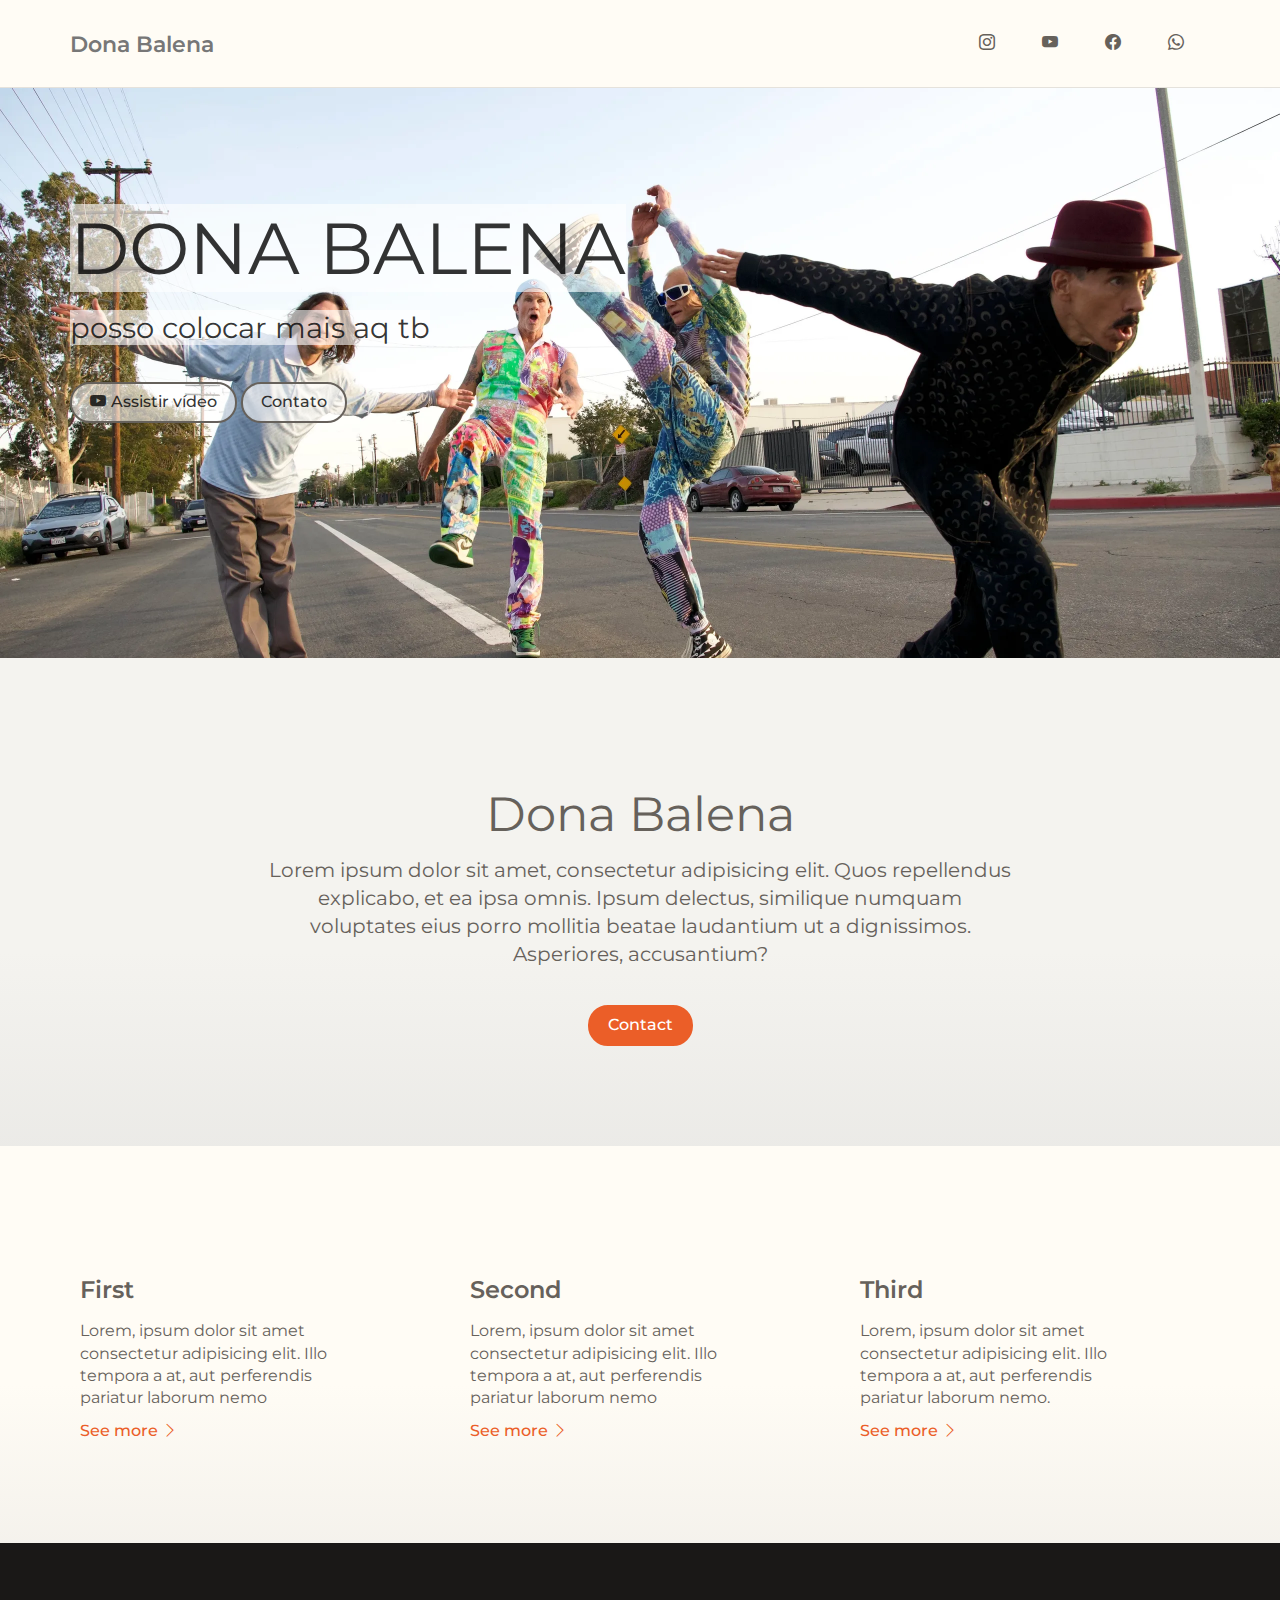
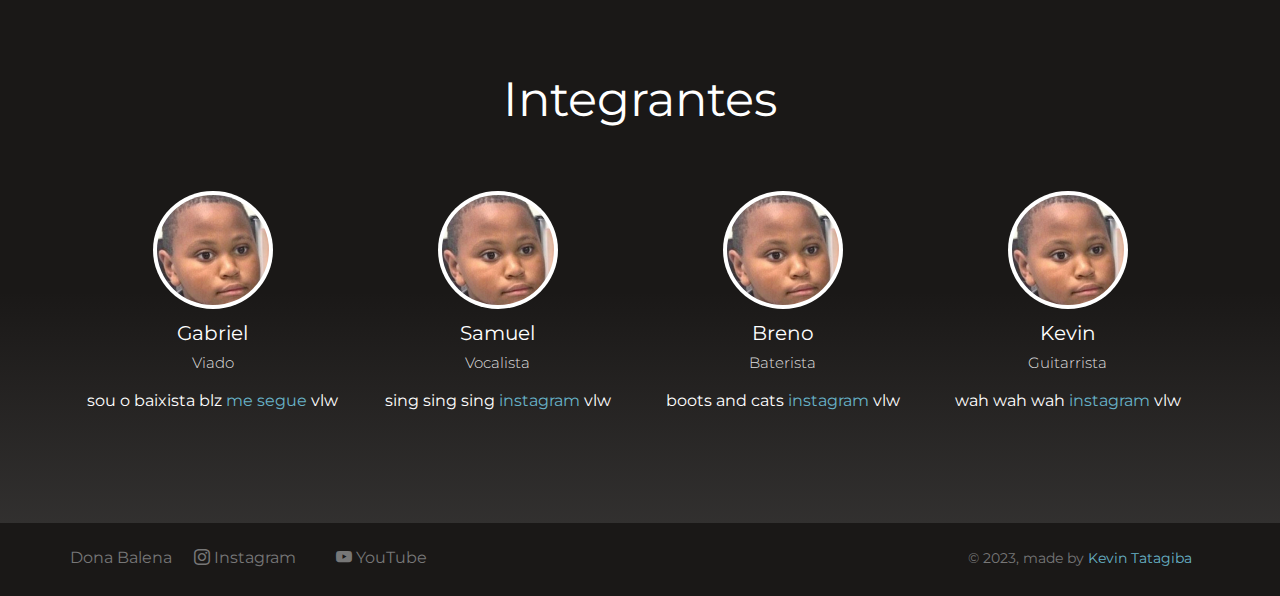
<file: index.html>
<!doctype html>
<html lang="en">
<head>
	<meta charset="utf-8" />

                          <!-- FAVICON -->
	<link rel="icon" type="image/png" href="assets/paper_img/favicon.ico">
	<meta http-equiv="X-UA-Compatible" content="IE=edge,chrome=1" />
	
	<title>Dona Balena</title>

	<meta content='width=device-width, initial-scale=1.0, maximum-scale=1.0, user-scalable=0' name='viewport' />
    <meta name="viewport" content="width=device-width" />
    
    <!-- <link rel="stylesheet" href="/bootstrap-5.3.0-alpha3-dist/css/bootstrap.css"> -->
    <link rel="stylesheet" href="https://cdn.jsdelivr.net/npm/bootstrap-icons@1.10.4/font/bootstrap-icons.css">
    <link href="bootstrap3/css/bootstrap.css" rel="stylesheet" />
    <link href="assets/css/ct-paper.css" rel="stylesheet"/>
    <link href="assets/css/demo.css" rel="stylesheet" /> 
    <link href="assets/css/examples.css" rel="stylesheet" /> 
        
    <!--     Fonts and icons     -->
    <link href="http://maxcdn.bootstrapcdn.com/font-awesome/4.2.0/css/font-awesome.min.css" rel="stylesheet">
<link rel="preconnect" href="https://fonts.googleapis.com">
<link rel="preconnect" href="https://fonts.gstatic.com" crossorigin>
<link href="https://fonts.googleapis.com/css2?family=Montserrat:wght@360&display=swap" rel="stylesheet">
    <link href='http://fonts.googleapis.com/css?family=Open+Sans:400,300' rel='stylesheet' type='text/css'>
      
</head>
<body>
    
    <nav class="navbar navbar-default" role="navigation-demo" id="demo-navbar">
      <div class="container">
        <!-- Brand and toggle get grouped for better mobile display -->
        <div class="navbar-header">
          <button type="button" class="navbar-toggle" data-toggle="collapse" data-target="#navigation-example-2">
            <span class="sr-only">Toggle navigation</span>
            <span class="icon-bar"></span>
            <span class="icon-bar"></span>
            <span class="icon-bar"></span>
          </button>
          <a class="navbar-brand" href="https://www.youtube.com/watch?v=4v8ek9TEeOU&list=LL&index=40&ab_channel=WelvenDaGreat">Dona Balena</a>
        </div>
    
        <!-- Collect the nav links, forms, and other content for toggling -->
        <div class="collapse navbar-collapse" id="navigation-example-2">
          <ul class="nav navbar-nav navbar-right">
            
            <li>
                <a href="https://www.instagram.com/" target="_blank" class="btn btn-simple"><i class="bi bi-instagram"></i></a>
            </li>
            <li>
                <a href="https://www.youtube.com/watch?v=MeB3eYk1Ze0&list=LL&index=41&ab_channel=HaydnRussell" target="_blank" class="btn btn-simple"><i class="bi bi-youtube"></i></a>
            </li>
            <li>
                <a href="https://www.facebook.com/" target="_blank" class="btn btn-simple"><i class="bi bi-facebook"></i></a>
            </li>
            <li>
                <a href="https://wa.me/5531998672612" target="_blank" class="btn btn-simple"><i class="bi bi-whatsapp"></i></a>
            </li>
           </ul>
        </div><!-- /.navbar-collapse -->
      </div><!-- /.container-->
    </nav>         
    <!-- <div class="alert alert-danger landing-alert">
         <div class="container text-center">
             <h5>Text if i want an orange bar</h5>
        </div>
    </div> -->
    
    <div class="wrapper">

                           <!-- Background image -->
        <div class="landing-header" style="background-image: url('assets/paper_img/RHCP-street.jpg'); ">
            <div class="container">
                <div class="motto">
                    <h1><span>DONA BALENA</span></h1>
                    <h3><span>posso colocar mais aq tb</span></h3>
                    <br />
                    <a href="https://www.youtube.com/watch?v=dQw4w9WgXcQ" target="_blank" rel="external" class="btn white-bg"><i class="bi bi-youtube"></i>Assistir vídeo</a>
                    <a href="https://wa.me/5531998672612" target="_blank" rel="external" class="btn white-bg">Contato</a>
                </div>
            </div>    
        </div>
            <!-- <div id="carouselExampleFade" class="carousel slide carousel-fade">
                <div class="carousel-inner">
                <div class="carousel-item active">
                    <img src="..." class="d-block w-100" alt="...">
                </div>
                <div class="carousel-item">
                    <img src="..." class="d-block w-100" alt="...">
                </div>
                <div class="carousel-item">
                    <img src="..." class="d-block w-100" alt="...">
                </div>
                </div>
                <button class="carousel-control-prev" type="button" data-bs-target="#carouselExampleFade" data-bs-slide="prev">
                <span class="carousel-control-prev-icon" aria-hidden="true"></span>
                <span class="visually-hidden">Previous</span>
                </button>
                <button class="carousel-control-next" type="button" data-bs-target="#carouselExampleFade" data-bs-slide="next">
                <span class="carousel-control-next-icon" aria-hidden="true"></span>
                <span class="visually-hidden">Next</span>
                </button>
            </div> -->
        <div class="main">
            <div class="section text-center landing-section">
                <div class="container">
                    <div class="row">
                        <div class="col-md-8 col-md-offset-2">
                            <h2>Dona Balena</h2>
                            <h5>Lorem ipsum dolor sit amet, consectetur adipisicing elit. Quos repellendus explicabo, et ea ipsa omnis. Ipsum delectus, similique numquam voluptates eius porro mollitia beatae laudantium ut a dignissimos. Asperiores, accusantium?</h5>
                            <br />
                            <a href="https://wa.me/5531998672612" class="btn btn-danger btn-fill">Contact</a>
                        </div>
                    </div>
                </div>
            </div>  
            
            <div class="section section-nude landing-section">
                <div class="container">
                    <div class="row">
                        <div class="col-md-4 column">
                            <h4>First </h4>
                            <p>Lorem, ipsum dolor sit amet consectetur adipisicing elit. Illo tempora a at, aut perferendis pariatur laborum nemo</p>
                            <a class="btn btn-danger btn-simple" href="#">See more <i class="bi bi-chevron-right"></i></a>
                        </div>
                        <div class="col-md-4 column">
                            <h4>Second</h4>
                            <p>Lorem, ipsum dolor sit amet consectetur adipisicing elit. Illo tempora a at, aut perferendis pariatur laborum nemo</p>
                            <a class="btn btn-danger btn-simple" href="#">See more <i class="bi bi-chevron-right"></i></a>
                        </div>
                        <div class="col-md-4 column">
                            <h4>Third</h4>
                            <p>Lorem, ipsum dolor sit amet consectetur adipisicing elit. Illo tempora a at, aut perferendis pariatur laborum nemo.</p>
                            <a class="btn btn-danger btn-simple" href="#">See more <i class="bi bi-chevron-right"></i></a>
                        </div>
                    </div>
                </div>
            </div>
            
                                  <!-- Integrantes -->
            <div class="section section-dark text-center landing-section">
                <div class="container">
                    <h2>Integrantes</h2>
                    <div class="col-md-3">
                        <div class="team-player">
                            <img src="assets/paper_img/bruh-kid.jpg" alt="Thumbnail Image" class="img-circle img-responsive">
                            <h5>Gabriel<br /><small class="text-muted">Viado</small></h5>
                            <p>sou o baixista blz <a href="https://www.instagram.com/" target="_blank">me segue</a> vlw</p>
                        </div>
                    </div>
                    <div class="col-md-3">
                        <div class="team-player">
                            <img src="assets/paper_img/bruh-kid.jpg" alt="Thumbnail Image" class="img-circle img-responsive">
                            <h5>Samuel <br /><small class="text-muted">Vocalista</small></h5>
                            <p>sing sing sing <a href="https://www.instagram.com/" target="_blank">instagram</a> vlw</p>
                        </div>
                    </div>
                    <div class="col-md-3">
                        <div class="team-player">
                            <img src="assets/paper_img/bruh-kid.jpg" alt="Thumbnail Image" class="img-circle img-circle img-responsive">
                            <h5>Breno <br /><small class="text-muted">Baterista</small></h5>
                            <p>boots and cats <a href="https://www.instagram.com/" target="_blank">instagram</a> vlw</p>
                        </div>
                    </div>
                    <div class="col-md-3">
                        <div class="team-player">
                            <img src="assets/paper_img/bruh-kid.jpg" alt="Thumbnail Image" class="img-circle img-circle img-responsive">
                            <h5>Kevin <br /><small class="text-muted">Guitarrista</small></h5>
                            <p>wah wah wah <a href="https://www.instagram.com/" target="_blank">instagram</a> vlw</p>
                        </div>
                    </div>
                </div>
            </div>
            
            <!-- <div class="section landing-section">
                <div class="container">
                    <div class="row">
                        <div class="col-md-8 col-md-offset-2">
                            <h2 class="text-center">Partiu animar a sua festa?</h2>
                            <form class="contact-form">
                                <div class="row">
                                    <div class="col-md-6">
                                        <label>Nome</label>
                                        <input class="form-control" placeholder="Nome">
                                    </div>
                                    <div class="col-md-6">
                                        <label>Email</label>
                                        <input class="form-control" placeholder="Email">
                                    </div>
                                </div>
                                <label>Mensagem</label>
                                <textarea class="form-control" rows="4" placeholder="Fale conosco..."></textarea>
                                <div>
                                </div>
                                <div class="row">
                                    <div class="col-md-4 col-md-offset-4">
                                        <button onclick="" class="btn btn-danger btn-block btn-lg btn-fill">Enviar</button>
                                    </div>
                                </div>
                            </form>
                        </div>
                    </div>
                    
                </div>
            </div>
        </div>     
    </div> -->
    
    <footer class="footer-demo section-dark">
        <div class="container">
            <nav class="pull-left">
                <ul>
    
                    <li>
                        <a href="https://www.youtube.com/watch?v=gkzu0IDyYw0&list=LL&index=47&ab_channel=MrYoh" target="_blank" rel="external"> 
                            Dona Balena
                        </a>
                    </li>
                    <li>
                        <a href="https://www.instagram.com/" target="_blank" rel="external"> <i class="bi bi-instagram"></i>
                           Instagram
                        </a>
                    </li>
                    <li>
                        <a href="https://www.youtube.com/watch?v=gkzu0IDyYw0&list=LL&index=47&ab_channel=MrYoh" target="_blank" rel="external"> <i class="bi bi-youtube"></i>
                            YouTube 
                        </a>
                    </li>
                </ul>
            </nav>
            <div class="copyright pull-right">
                &copy; 2023, made by <a href="https://www.linkedin.com/in/kevin-tatagiba-145b84234/" target="_blank" rel="external">Kevin Tatagiba</a>
            </div>
        </div>
    </footer>

</body>

<script src="assets/js/jquery-1.10.2.js" type="text/javascript"></script>
<script src="assets/js/jquery-ui-1.10.4.custom.min.js" type="text/javascript"></script>

<script src="bootstrap3/js/bootstrap.js" type="text/javascript"></script>

<!--  Plugins -->
<script src="assets/js/ct-paper-checkbox.js"></script>
<script src="assets/js/ct-paper-radio.js"></script>
<script src="assets/js/bootstrap-select.js"></script>
<script src="assets/js/bootstrap-datepicker.js"></script>

<script src="assets/js/ct-paper.js"></script>
    
</html>
</file>
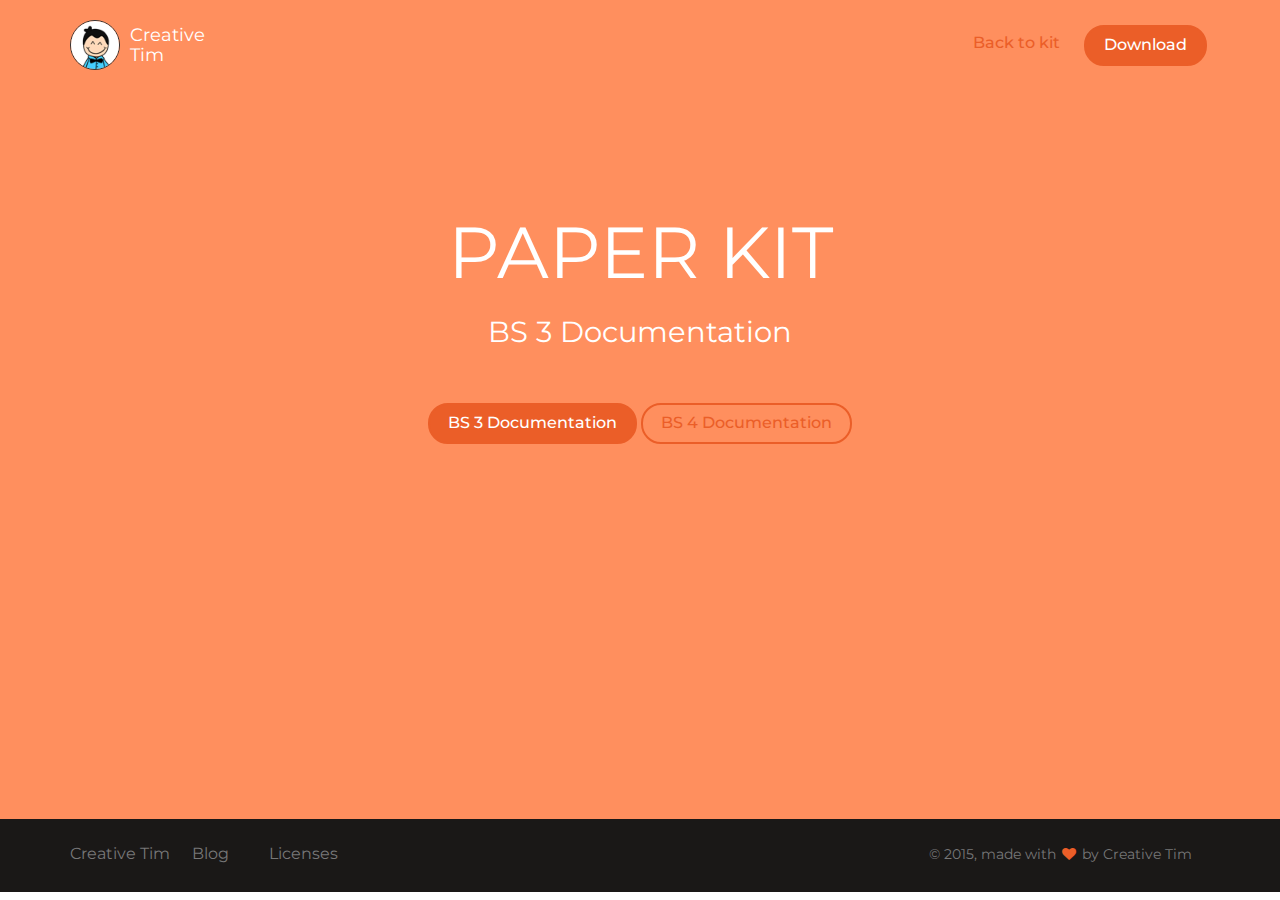
<file: documentation/tutorial-components.html>
<!doctype html>
<html lang="en">
<head>
	<meta charset="utf-8" />
	<link rel="icon" type="image/png" href="../assets/paper_img/favicon.ico">
	<meta http-equiv="X-UA-Compatible" content="IE=edge,chrome=1" />

    <title>Paper Kit Components by Creative Tim</title>

    <script src="https://google-code-prettify.googlecode.com/svn/loader/run_prettify.js"></script>

    <link href="../bootstrap3/css/bootstrap.css" rel="stylesheet" />
    <link href="../assets/css/ct-paper.css" rel="stylesheet"/>
    <link href="../assets/css/demo.css" rel="stylesheet" />


    <!--     Fonts and icons     -->
    <link href="http://maxcdn.bootstrapcdn.com/font-awesome/4.2.0/css/font-awesome.min.css" rel="stylesheet">
    <link href='http://fonts.googleapis.com/css?family=Montserrat' rel='stylesheet' type='text/css'>
    <link href='http://fonts.googleapis.com/css?family=Open+Sans:400,300' rel='stylesheet' type='text/css'>

</head>
<body>
	<nav class="navbar navbar-ct-danger" role="navigation-demo" id="demo-navbar">
	  <div class="container">
	    <!-- Brand and toggle get grouped for better mobile display -->
	    <div class="navbar-header">
	      <button type="button" class="navbar-toggle" data-toggle="collapse" data-target="#navigation-example-2">
	        <span class="sr-only">Toggle navigation</span>
	        <span class="icon-bar"></span>
	        <span class="icon-bar"></span>
	        <span class="icon-bar"></span>
	      </button>
	      <a href="http://www.creative-tim.com">
	           <div class="logo-container">
	                <div class="logo">
	                    <img src="../assets/paper_img/new_logo.png" alt="Creative Tim Logo">
	                </div>
	                <div class="brand">
	                    Creative Tim
	                </div>
	            </div>
	      </a>
	    </div>

	<!-- Collect the nav links, forms, and other content for toggling -->
	    <div class="collapse navbar-collapse" id="navigation-example-2">
	      <ul class="nav navbar-nav navbar-right">
	          <li>
	            <a href="../index.html" class="btn btn-danger btn-simple">Back to kit</a>
	          </li>
	          <li>
	            <a href="http://www.creative-tim.com/product/paper-kit" target="_blank" class="btn btn-danger btn-fill">Download</a>
	          </li>
	       </ul>
	    </div><!-- /.navbar-collapse -->
	  </div><!-- /.container-->
	</nav>

	<div class="wrapper">
	    <div class="demo-header">
	            <div class="motto">
	                <h1 class="title-uppercase">Paper Kit</h1>
	                <h3>BS 3 Documentation </h3>
					<button href="http://demos.creative-tim.com/paper-kit/documentation/tutorial-components.html" class="btn btn-fill btn-danger space-top">BS 3 Documentation</button>
					<button href="http://demos.creative-tim.com/paper-kit-bs4/documentation/tutorial-components.html" class="btn btn-danger space-top">BS 4 Documentation</button>
	            </div>
	    </div>

		<footer class="footer-demo section-dark">
		    <div class="container">
		        <nav class="pull-left">
		            <ul>

		                <li>
		                    <a href="http://www.creative-tim.com">
		                        Creative Tim
		                    </a>
		                </li>
		                <li>
		                    <a href="http://blog.creative-tim.com">
		                       Blog
		                    </a>
		                </li>
		                <li>
		                    <a href="http://www.creative-tim.com/license">
		                        Licenses
		                    </a>
		                </li>
		            </ul>
		        </nav>
		        <div class="copyright pull-right">
		            &copy; 2015, made with <i class="fa fa-heart heart"></i> by Creative Tim
		        </div>
		    </div>
		</footer>
	</div>
</body>
<script src="../assets/js/jquery-1.10.2.js" type="text/javascript"></script>
<script src="../assets/js/jquery-ui-1.10.4.custom.min.js" type="text/javascript"></script>

<script src="../bootstrap3/js/bootstrap.js" type="text/javascript"></script>

<!--  Plugins -->
<script src="../assets/js/ct-paper-checkbox.js"></script>
<script src="../assets/js/ct-paper-radio.js"></script>
<script src="../assets/js/bootstrap-select.js"></script>
<script src="../assets/js/bootstrap-datepicker.js"></script>

<script src="../assets/js/ct-paper.js"></script>
<script>

    $( "#slider-range" ).slider({
    	range: true,
    	min: 0,
    	max: 500,
    	values: [ 75, 300 ],
    });
    $( "#slider-default" ).slider({
    		value: 70,
    		orientation: "horizontal",
    		range: "min",
    		animate: true
    });
    $('.btn-tooltip').tooltip('show');
    $('.radio').on('toggle', function() { });

</script>
</html>
</file>
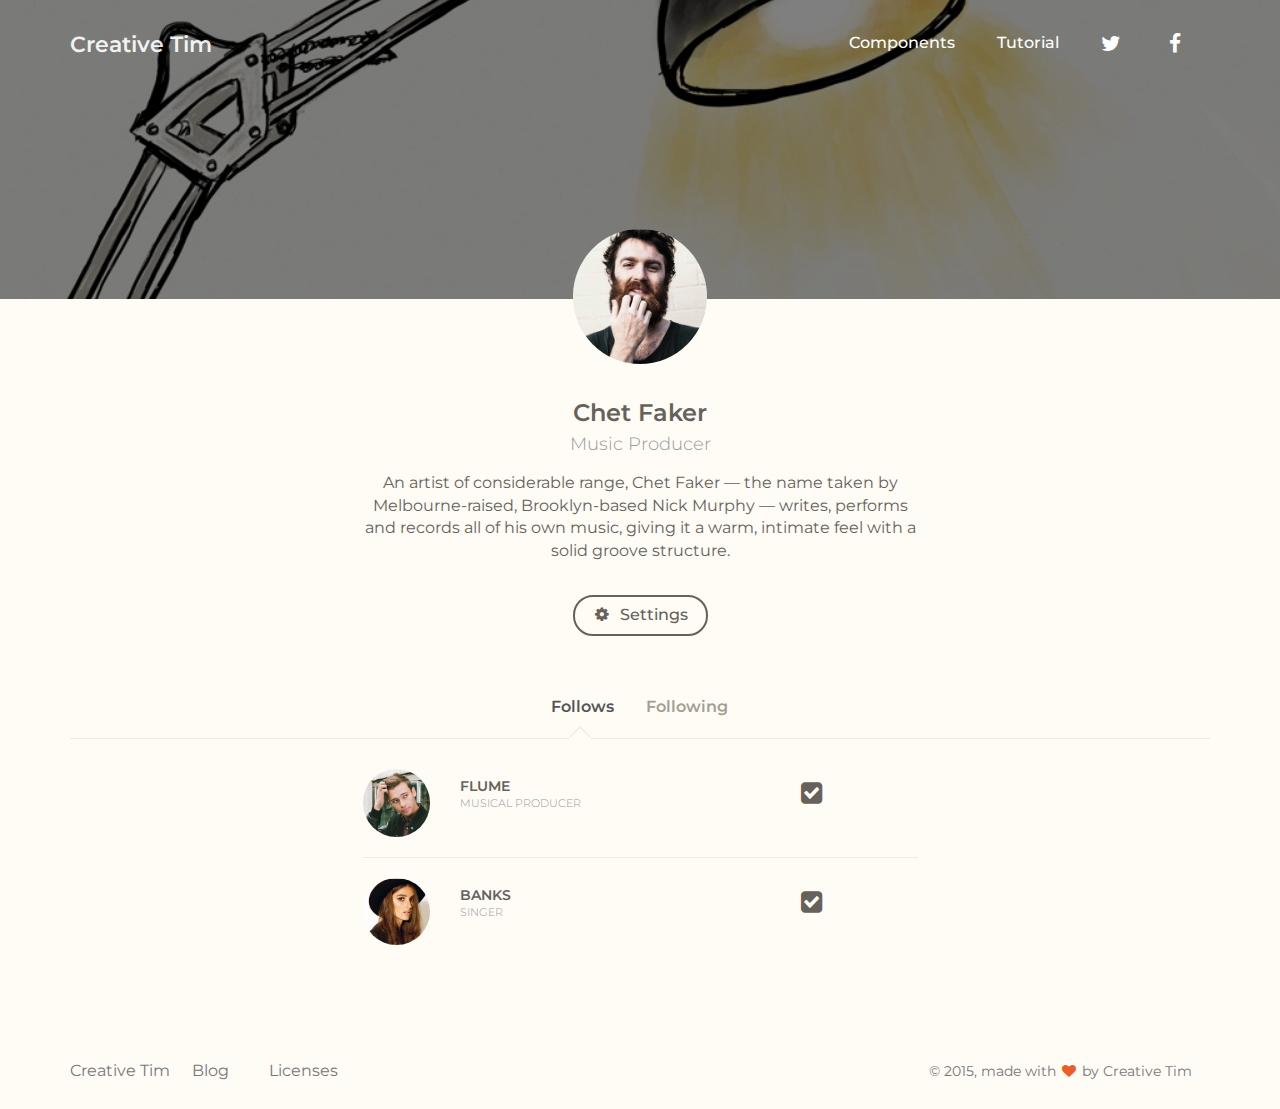
<file: examples/profile.html>
<!doctype html>
<html lang="en">
<head>
	<meta charset="utf-8" />
	<link rel="icon" type="image/png" href="../assets/paper_img/favicon.ico">
	<meta http-equiv="X-UA-Compatible" content="IE=edge,chrome=1" />
	
	<title>Paper Kit by Creative Tim</title>

	<meta content='width=device-width, initial-scale=1.0, maximum-scale=1.0, user-scalable=0' name='viewport' />
    <meta name="viewport" content="width=device-width" />
    
    <link href="../bootstrap3/css/bootstrap.css" rel="stylesheet" />
    <link href="../assets/css/ct-paper.css" rel="stylesheet"/>
    <link href="../assets/css/demo.css" rel="stylesheet" /> 
    <link href="../assets/css/examples.css" rel="stylesheet" /> 
        
    <!--     Fonts and icons     -->
    <link href="http://maxcdn.bootstrapcdn.com/font-awesome/4.2.0/css/font-awesome.min.css" rel="stylesheet">
    <link href='http://fonts.googleapis.com/css?family=Montserrat' rel='stylesheet' type='text/css'>
    <link href='http://fonts.googleapis.com/css?family=Open+Sans:400,300' rel='stylesheet' type='text/css'>
      
</head>
<body>
    <nav class="navbar navbar-ct-transparent navbar-relative " role="navigation-demo" id="register-navbar">
      <div class="container">
        <!-- Brand and toggle get grouped for better mobile display -->
        <div class="navbar-header">
          <button type="button" class="navbar-toggle" data-toggle="collapse" data-target="#navigation-example-2">
            <span class="sr-only">Toggle navigation</span>
            <span class="icon-bar"></span>
            <span class="icon-bar"></span>
            <span class="icon-bar"></span>
          </button>
          <a class="navbar-brand" href="www.creative-tim.com">Creative Tim</a>
        </div>
    
        <!-- Collect the nav links, forms, and other content for toggling -->
        <div class="collapse navbar-collapse" id="navigation-example-2">
          <ul class="nav navbar-nav navbar-right">
            <li>
                <a href="#" class="btn btn-simple">Components</a>
            </li>
            <li>
                <a href="#" class="btn btn-simple">Tutorial</a>
            </li>
            <li>
                <a href="#" target="_blank" class="btn btn-simple"><i class="fa fa-twitter"></i></a>
            </li>
            <li>
                <a href="#" target="_blank" class="btn btn-simple"><i class="fa fa-facebook"></i></a>
            </li>
           </ul>
        </div><!-- /.navbar-collapse -->
      </div><!-- /.container-->
    </nav> 
    
    <div class="wrapper">
        <div class="profile-background"> 
            <div class="filter-black"></div>  
        </div>
        <div class="profile-content section-nude">
            <div class="container">
                <div class="row owner">
                    <div class="col-md-2 col-md-offset-5 col-sm-4 col-sm-offset-4 col-xs-6 col-xs-offset-3 text-center">
                        <div class="avatar">
                            <img src="../assets/paper_img/chet_faker_2.jpg" alt="Circle Image" class="img-circle img-no-padding img-responsive">
                        </div>
                        <div class="name">
                            <h4>Chet Faker<br /><small>Music Producer</small></h4>
                        </div>
                    </div>
                </div>
                <div class="row">
                    <div class="col-md-6 col-md-offset-3 text-center">
                        <p>An artist of considerable range, Chet Faker — the name taken by Melbourne-raised, Brooklyn-based Nick Murphy — writes, performs and records all of his own music, giving it a warm, intimate feel with a solid groove structure. </p>
                        <br />
                        <btn class="btn"><i class="fa fa-cog"></i> Settings</btn>
                    </div>
                </div>
                <div class="profile-tabs">
                    <div class="nav-tabs-navigation">
                        <div class="nav-tabs-wrapper">
                            <ul id="tabs" class="nav nav-tabs" data-tabs="tabs">
                                <li class="active"><a href="#follows" data-toggle="tab">Follows</a></li>
                                <li><a href="#following" data-toggle="tab">Following</a></li>
<!--                                 <li><a href="#following" data-toggle="tab">Following</a></li> -->
                            </ul>
                        </div>
                    </div>
                    <div id="my-tab-content" class="tab-content">
                        <div class="tab-pane active" id="follows">
                            <div class="row">
                                <div class="col-md-6 col-md-offset-3">
                                    <ul class="list-unstyled follows">
                                        <li>
                                            <div class="row">
                                                <div class="col-md-2 col-md-offset-0 col-xs-3 col-xs-offset-2">
                                                    <img src="../assets/paper_img/flume.jpg" alt="Circle Image" class="img-circle img-no-padding img-responsive">
                                                </div>
                                                <div class="col-md-7 col-xs-4">
                                                    <h6>Flume<br /><small>Musical Producer</small></h6>
                                                </div>
                                                <div class="col-md-3 col-xs-2">
                                                    <div class="unfollow" rel="tooltip" title="Unfollow">
                                                        <label class="checkbox" for="checkbox1" >
                                                            <input type="checkbox" value="" id="checkbox1" data-toggle="checkbox" checked>
                                                        </label>
                                                    </div>
                                                </div>
                                            </div>
                                        </li>
                                        <hr />
                                        <li>
                                            <div class="row">
                                                <div class="col-md-2 col-md-offset-0 col-xs-3 col-xs-offset-2">
                                                    <img src="../assets/paper_img/banks.jpg" alt="Circle Image" class="img-circle img-no-padding img-responsive">
                                                </div>
                                                <div class="col-md-7 col-xs-4">
                                                    <h6>Banks<br /><small>Singer</small></h6>
                                                </div>
                                                <div class="col-md-3 col-xs-2">
                                                    <div class="unfollow" rel="tooltip" title="Unfollow">
                                                        <label class="checkbox" for="checkbox1" >
                                                            <input type="checkbox" value="" id="checkbox1" data-toggle="checkbox" checked>
                                                        </label>
                                                    </div>
                                                </div>
                                            </div>
                                        </li>
                                    </ul>
                                </div>
                            </div>
                        </div>
                        <div class="tab-pane text-center" id="following">
                            <h3 class="text-muted">Not following anyone yet :(</h3>
                            <btn class="btn btn-warning btn-fill">Find artists</btn>
                        </div>
                    </div>
                    
                </div>        
            </div>
        </div>
    </div> 
    <footer class="footer-demo section-nude">
        <div class="container">
            <nav class="pull-left">
                <ul>
    
                    <li>
                        <a href="http://www.creative-tim.com">
                            Creative Tim
                        </a>
                    </li>
                    <li>
                        <a href="http://blog.creative-tim.com">
                           Blog
                        </a>
                    </li>
                    <li>
                        <a href="http://www.creative-tim.com/product/rubik">
                            Licenses 
                        </a>
                    </li>
                </ul>
            </nav>
            <div class="copyright pull-right">
                &copy; 2015, made with <i class="fa fa-heart heart"></i> by Creative Tim
            </div>
        </div>
    </footer>

    
</body>

<script src="../assets/js/jquery-1.10.2.js" type="text/javascript"></script>
<script src="../assets/js/jquery-ui-1.10.4.custom.min.js" type="text/javascript"></script>

<script src="../bootstrap3/js/bootstrap.js" type="text/javascript"></script>

<!--  Plugins -->
<script src="../assets/js/ct-paper-checkbox.js"></script>
<script src="../assets/js/ct-paper-radio.js"></script>
<script src="../assets/js/bootstrap-select.js"></script>
<script src="../assets/js/bootstrap-datepicker.js"></script>

<script src="../assets/js/ct-paper.js"></script>

</html>
</file>
<file: assets/css/demo.css>
.tim-row{
    margin-bottom: 20px;
}

.tim-white-buttons {
    background-color: #777777;
}
.tim-title{
    margin-top: 30px;
    margin-bottom: 25px;
    min-height: 32px;
}
.tim-title.text-center{
    margin-bottom: 50px;
}
.tim-typo{
    padding-left: 25%;
    margin-bottom: 40px;
    position: relative;
}
.tim-typo .tim-note{
    bottom: 10px;
    color: #c0c1c2;
    display: block;
    font-weight: 400;
    font-size: 13px;
    line-height: 13px;
    left: 0;
    margin-left: 20px;
    position: absolute;
    width: 260px;
}
.tim-row{
    padding-top: 50px;
}
.tim-row h3{
    margin-top: 0;
}
.switch{
    margin-right: 20px;
}
#navbar-full .navbar{
    border-radius: 0 !important;
    margin-bottom: 0;
    z-index: 2;
}
.space{
    height: 130px;
    display: block;
}
.space-110{
    height: 110px;
    display: block;
}
.space-50{
    height: 50px;
    display: block;
}
.space-70{
    height: 70px;
    display: block;
}
.navigation-example .img-src{
    background-attachment: scroll;
}

.main{
    background-color: #fff;
/*     position: relative; */

}
.navigation-example{
    background-image: url('../paper_img/red.jpg');
    background-position: center center;
    background-size: cover;
    background-attachment: fixed;
    margin-top:0;
}
#notifications{
    background-color: #FFFFFF;
    display: block;
    width: 100%;
    position: relative;
}
.tim-note{
    text-transform: capitalize;
}
.subscribe-form{
    padding-top: 20px;
}
.subscribe-form .form-control{

}

.space-100{
    height: 100px;
    display: block;
    width: 100%;
}

.be-social{
    padding-bottom: 20px;
/*     border-bottom: 1px solid #aaa; */
    margin: 0 auto 40px;
}
.txt-white{
    color: #FFFFFF;
}
.txt-gray{
    color: #ddd !important;
}
.footer-demo{
    background-attachment: fixed;
    position: relative;
    line-height: 20px;
}
.footer-demo nav > ul {
  list-style: none;
  margin: 0;
  padding: 0;
  font-weight: normal;
}
.footer-demo nav > ul > li{
    display: inline-block;
    padding: 10px 15px;
    margin: 15px 3px;
    line-height: 20px;
    text-align: center;
}
.footer-demo nav > ul > li:first-child{
    margin: 0;
    padding: 0;
}
.footer-demo nav > ul a:not(.btn) {
  color: #777777;
  display: block;
  margin-bottom: 3px;
}
.footer-demo nav > ul a:not(.btn):hover, .footer nav > ul a:not(.btn):focus {
  color: #E3E3E3;
}
.footer-demo .copyright {
  color: #777777;
  padding: 10px 15px;
  font-size: 14px;
  margin: 15px 3px;
  line-height: 20px;
  text-align: center;
}
.footer-demo .heart{
    color: #EB5E28;
}

.social-share{
    float: left;
    margin-right: 8px;
}
.social-share a{
    color: #FFFFFF;
}
#subscribe_email{
    border-radius: 0;
    border-left: 0;
    border-right: 0;
}
.pick-class-label{
    border-radius: 8px;
    color: #ffffff;
    cursor: pointer;
    display: inline-block;
    font-size: 75%;
    font-weight: bold;
    line-height: 1;
    margin-right: 10px;
    padding: 23px;
    text-align: center;
    vertical-align: baseline;
    white-space: nowrap;
}

.parallax{
  width:100%;
  height:570px;

  display: block;
  background-attachment: fixed;
    background-repeat:no-repeat;
    background-size:cover;
    background-position: center center;

}

.logo-container .logo{
    overflow: hidden;
    border-radius: 50%;
    border: 1px solid #333333;
    width: 50px;
    float: left;
}

.logo-container .brand{
    font-size: 18px;
    color: #FFFFFF;
    line-height: 20px;
    float: left;
    margin-left: 10px;
    margin-top: 5px;
    width: 50px;
    height: 50px;
}
.logo-container{
    margin-top: 10px;
}
.logo-container .logo img{
    width: 100%;
}
.navbar-small .logo-container .brand{
    color: #333333;
}
.demo-header{
    background-size: cover;
    background-color: #FF8F5E;
    background-position: center top;
    margin-top: -100px;
    min-height: 92vh;
}
.demo-header-image{
    background-image: url('../paper_img/city.jpg');
}
.demo-header .motto{
    color: #FFFFFF;
    padding-top: 15%;
    text-align: center;
    z-index: 3;
}
.demo-header .motto h3{
    margin-bottom: 0;
}
.separator{
    content: "Separator";
    color: #FFFFFF;
    display: block;
    width: 100%;
    padding: 20px;
}
.separator-line{
    background-color: #EEE;
    height: 1px;
    width: 100%;
    display: block;
}
.separator.separator-gray{
    background-color: #EEEEEE;
}
.social-buttons-demo .btn{
    margin-right: 5px;
    margin-bottom: 7px;
}

.img-container{
    width: 100%;
    overflow: hidden;
}
.img-container img{
    width: 100%;
}
.lightbox img{
    width: 100%;
}
.lightbox .modal-content{
    overflow: hidden;
}
.lightbox .modal-body{
    padding: 0;
}
@media screen and (min-width: 991px){
    .lightbox .modal-dialog{
        width: 960px;
    }
}

@media (max-width: 768px){
    .btn, .btn-morphing{
        margin-bottom: 10px;
    }
    .parallax .motto{
        top: 170px;
        margin-top: 0;
        font-size: 60px;
        width: 270px;
    }
}

.presentation .loader{
    opacity: 0;
    display: block;
    transition: all 0.4s;
    -webkit-transition: all 0.4s;
    position: fixed;
    left: 50%;
    top: 50%;
    z-index: 1031;
    margin-left: -32px;
    margin-top: -32px;
}
.presentation  .loader.visible{
    display: block;
    opacity: 1;
}
.presentation  .modal-content{
    background-color: transparent;
    box-shadow: 0 0 0;
}
.presentation .modal-backdrop.in{
    opacity: 0.45;
}
.presentation .preload-image{
    display: none;
    box-shadow: 0 0 15px rgba(0, 0, 0, 0.15), 0 0 1px 1px rgba(0, 0, 0, 0.1);
}
/*       Loading dots  */

/*      transitions */
.presentation .front, .presentation .front:after, .presentation .front .btn, .logo-container .logo, .logo-container .brand{
     -webkit-transition: all .2s;
    -moz-transition: all .2s;
    -o-transition: all .2s;
    transition: all .2s;
}
.presentation{

}
.presentation .section{
    padding: 100px 0;
}
.presentation .colors{
    padding: 100px 0;
}
.presentation > .description{
    padding-top: 20px;
}
.presentation .section-rotation{
    padding: 140px 0;
}
.presentation .section-images{
    padding: 80px 0;
}
.presentation .section-thin{
    padding: 0;
}
.presentation .section-pay{
    padding-top: 20px;
}
.presentation .colors{
    padding: 70px 0;
    z-index: 7;
    position: relative;
    margin-top: -300px;
}
.presentation .colors{
    border-top: 1px solid #DDDDDD;
}
.presentation .card-container{
     -webkit-perspective: 800px;
    -moz-perspective: 800px;
    -o-perspective: 800px;
    perspective: 800px;
    min-height: 500px;
    width: 300px;
    position: relative;
    margin-top: 90px;
}
.presentation .card-component{
    -webkit-transform-style: preserve-3d;
   -moz-transform-style: preserve-3d;
     -o-transform-style: preserve-3d;
        transform-style: preserve-3d;
	position: relative;
	height: 600px;
}
.presentation .card-component .front{
    -webkit-backface-visibility: hidden;
    -moz-backface-visibility: hidden;
    -o-backface-visibility: hidden;
    backface-visibility: hidden;
    -webkit-transform: rotateY( -28deg );
    -moz-transform: rotateY( -28deg );
    -o-transform: rotateY( -28deg );
    transform: rotateY( -28deg );

	position: absolute;
	top: 0;
	left: 0;
	background-color: #FFF;
    width: 100%;
    cursor: pointer;
    box-shadow: 10px 4px 14px rgba(0, 0, 0, 0.12);
    border-radius: 10px;
    overflow: hidden;
    border: 1px solid rgba(0,0,0,.12);
}

.presentation .front img{
    z-index: 2;
    position: relative;
}

.presentation .card-container:hover .front{
    top: -10px;
}

.presentation .card-component img{
    width: 100%;
}
.presentation .description .col-md-3{
    width: 16%;
    margin-left: 4%;
}
.presentation .first-card{
    z-index: 6;
}
.presentation .second-card{
    z-index: 5;
}
.presentation .third-card{
    z-index: 4;
}
.presentation .fourth-card{
    z-index: 3;
}
.presentation h1,
.presentation h2{
    font-weight: 200;
}
.presentation h4,
.presentation h5,
.presentation h6{
    font-weight: 300;
}
.presentation h4{
    font-size: 18px;
    line-height: 24px;
}
.presentation .info h4{
    font-size: 24px;
    line-height: 28px;
}

.presentation .section-gray h1 small{
    color: #888888;
}
.presentation .color-container{
    text-align: center;
}
.presentation .color-container img{
    width: 100%;
    margin-bottom: 10px;
}
.presentation .circle-color{
    width: 40px;
    height: 40px;
    border-radius: 10px;
    display: block;
    background-color: #cccccc;
    margin: 0 auto;
}
.presentation .circle-red{
    background-color: #ff3b30;
}
.presentation .circle-blue{
    background-color: #3472f7;
}
.presentation .circle-azure{
    background-color: #2ca8ff;
}
.presentation .circle-green{
    background-color: #05ae0e;
}
.presentation .circle-orange{
    background-color: #ff9500;
}

.presentation .section-gray-gradient{
    background: rgb(255,255,255); /* Old browsers */
    background: -moz-linear-gradient(top,  rgba(255,255,255,1) 25%, rgba(231,231,231,1) 100%); /* FF3.6+ */
    background: -webkit-gradient(linear, left top, left bottom, color-stop(25%,rgba(255,255,255,1)), color-stop(100%,rgba(231,231,231,1))); /* Chrome,Safari4+ */
    background: -webkit-linear-gradient(top,  rgba(255,255,255,1) 25%,rgba(231,231,231,1) 100%); /* Chrome10+,Safari5.1+ */
    background: -o-linear-gradient(top,  rgba(255,255,255,1) 25%,rgba(231,231,231,1) 100%); /* Opera 11.10+ */
    background: -ms-linear-gradient(top,  rgba(255,255,255,1) 25%,rgba(231,231,231,1) 100%); /* IE10+ */
    background: linear-gradient(to bottom,  rgba(255,255,255,1) 25%,rgba(231,231,231,1) 100%); /* W3C */
    filter: progid:DXImageTransform.Microsoft.gradient( startColorstr='#ffffff', endColorstr='#e7e7e7',GradientType=0 ); /* IE6-9 */
}
.presentation .section-black{
    background-color: #333;
}

.rotating-card-container {
    -webkit-perspective: 900px;
   -moz-perspective: 900px;
     -o-perspective: 900px;
        perspective: 900px;
        margin-bottom: 30px;
}

.rotating-card {
   -webkit-transition: all 1.3s;
   -moz-transition: all 1.3s;
     -o-transition: all 1.3s;
        transition: all 1.3s;
-webkit-transform-style: preserve-3d;
   -moz-transform-style: preserve-3d;
     -o-transform-style: preserve-3d;
        transform-style: preserve-3d;

    margin-top: 20px;
  position: relative;
   background: none repeat scroll 0 0 #FFFFFF;
    border-radius: 20px;
    color: #444444;
}
.rotating-card-container .rotate,
.rotating-card .back{
    -webkit-transform: rotateY( 180deg );
    -moz-transform: rotateY( 180deg );
    -o-transform: rotateY( 180deg );
    transform: rotateY( 180deg );
}
.rotating-card-container:hover .rotate{
    -webkit-transform: rotateY(0deg);
    -moz-transform: rotateY(0deg);
    -o-transform: rotateY(0deg);
    transform: rotateY(0deg);
}


.rotating-card .front,
.rotating-card .back {
    -webkit-backface-visibility: hidden;
    -moz-backface-visibility: hidden;
    -o-backface-visibility: hidden;
    backface-visibility: hidden;

    position: absolute;
    top: 0;
    left: 0;
    background-color: #FFF;
    box-shadow: 0 3px 17px rgba(0,0,0,.15);
}

.rotating-card .front {
    z-index: 2;
}

.rotating-card .back {
    z-index: 3;
    height: 500px;
    width: 100%;
    display: block;
    padding: 0 15px;
    background-color: #e5e5e5;
}

.rotating-card .back-contaier {
  background-color: white;
  padding: 30px 15px;

}

.rotating-card .image{
    border-radius: 20px 20px 0 0;
}
.rotating-card-container,
.rotating-card .front,
.rotating-card .back {
  width: 100%;
  min-height: 500px;
  border-radius: 20px;
}
/*       Fix bug for IE      */

@media screen and (-ms-high-contrast: active), (-ms-high-contrast: none) {
    .rotating-card .front, .rotating-card .back{
        -ms-backface-visibility: visible;
        backface-visibility: visible;
    }
    .rotating-car .back {
        visibility: hidden;
        -ms-transition: all 0.2s cubic-bezier(.92,.01,.83,.67);
    }
    .rotating-card .front{
        z-index: 4;
    }
    .rotating-card-container:hover .back{
        z-index: 5;
        visibility: visible;
    }
}

.fixed-section{
    margin-top: 90px;
}
.fixed-section ul li{
    list-style: none;
}
.fixed-section li a{
    font-size: 14px;
    padding: 2px;
    display: block;
    color: #666666;
}
.fixed-section li a.active{
    color: #00bbff;
}
.fixed-section.float{
    position: fixed;
    top: 100px;
    width: 200px;
    margin-top: 0;
}


/* prettyprint */
.presentation pre.prettyprint{
    background-color: transparent;
    border: 0px !important;
    margin-bottom: 0;
    margin-top: 30px;
    text-align: left;
}
.presentation .atv,
.presentation .str{
    color: #0D9814;
}
.presentation .tag,
.presentation .pln,
.presentation .kwd{
    color: #195CEC;
}
.presentation .atn{
    color: #2C93FF;
}
.presentation .pln{
    color: #333;
}
.presentation .com{
    color: #999;
}

.presentation .text-white{
    color: #FFFFFF;
    text-shadow: 0 1px 2px rgba(0,0,0,.13);
}
.presentation .section-images .card-image{
    border-radius: 6px 6px 0 0;
    overflow: hidden;
    box-shadow: 0 -3px 8px rgba(0,0,0,0);
}
.presentation .section-images .card-image .image{
/*     border-radius: 6px; */
}
@media (max-width: 1200px){
    .presentation .section-images .image img{
        width: 100%;
    }

}
.presentation .card-text-adjust{
    padding-left: 40px;
}
.presentation .info.info-separator{
    position: relative;
}
.presentation .info.info-separator:after{
    height: 100%;
    position: absolute;
    background-color: #ccc;
    width: 1px;
    content: "";
    right: -7px;
    top: 0;
}
.presentation .info li{
    padding: 5px 0;
    border-bottom: 1px solid #E5E5E5;
    color: #666666;
}
.presentation .info ul{
    width: 240px;
    margin: 10px auto;
}
.presentation .info li:last-child{
    border: 0;
}

/*      layer animation          */

.layers-container{
    display: block;
    margin-top: 50px;
    position: relative;
}
.layers-container img {
  position: absolute;
  width: 100%;
  height: auto;
  top: 0;
  left: 0;
  text-align: center;
}

.section-black {
  background-color: #333;
}

#layerHover{
  top: 30px;
}
#layerImage{
    top: 50px;
}
#layerBody{
  top: 75px;
}

.animate {
  transition: 1.5s ease-in-out;
  -moz-transition: 1.5s ease-in-out;
  -webkit-transition: 1.5s ease-in-out;
}

.down {
  transform: translate(0,45px);
  -moz-transform: translate(0,45px);
  -webkit-transform: translate(0,45px);
}

.down-2x {
   transform: translate(0,90px);
  -moz-transform: translate(0,90px);
  -webkit-transform: translate(0,90px);
}


.navbar-default.navbar-small .logo-container .brand{
    color: #333333;
}
.navbar-transparent.navbar-small .logo-container .brand{
    color: #FFFFFF;
}
.navbar-default.navbar-small .logo-container .brand{
    color: #333333;
}
.section-thin{
    padding-bottom: 0;
}

.info.info-separator{
    position: relative;
}
.info.info-separator:after{
    height: 100%;
    position: absolute;
    background-color: #ccc;
    width: 1px;
    content: "";
    right: -7px;
    top: 0;
}
@media (max-width: 767px){
.info.info-separator:after{
    display: none;
  }
}
.info li{
    padding: 5px 0;
    border-bottom: 1px solid #E5E5E5;
    color: #666666;
}
.info ul{
    width: 240px;
    margin: 10px auto;
}
.info li:last-child{
    border: 0;
}
.payment-methods i {
    font-size: 28px;
    padding: 0 3px;
    width: 38px;
}
.payment-methods h4 {
    font-size: 18px;
    line-height: 38px;
}
.info .description .btn{
    width: 240px;
    font-weight: 500;
}
#buyButtonHeroes{
    margin-top: 31px;
}
.right-click{
    width: 100%;
    height: 100%;
    background: rgba(51, 51, 51, 0.8);
    position: fixed;
    z-index: 20000;
    display: none;
}
.onclick{
    width: 100%;
    height: 100%;
    position: absolute;
    z-index: 20001;
}
.container-right-click{
    width: 100%;
    position: absolute;
    top: 0;
    left: 0;
}
.container-right-click .card-price#card-price-small{
    margin-top: 70px;
     -webkit-transition: all .2s;
    -moz-transition: all .2s;
    -o-transition: all .2s;
    transition: all .2s;
    position: relative;
    z-index: 20003;

}
.container-right-click .card-price#card-price-big{
    margin-top: 40px;
     -webkit-transition: all .2s;
    -moz-transition: all .2s;
    -o-transition: all .2s;
    transition: all .2s;
      position: relative;
    z-index: 20003;

}
.animated {
  -webkit-animation-duration: 1s;
          animation-duration: 1s;
  -webkit-animation-fill-mode: both;
          animation-fill-mode: both;
}

@-webkit-keyframes bounceInDown {
  0%, 60%, 75%, 90%, 100% {
    -webkit-transition-timing-function: cubic-bezier(0.215, 0.610, 0.355, 1.000);
            transition-timing-function: cubic-bezier(0.215, 0.610, 0.355, 1.000);
  }

  0% {
    opacity: 0;
    -webkit-transform: translate3d(0, -3000px, 0);
            transform: translate3d(0, -3000px, 0);
  }

  60% {
    opacity: 1;
    -webkit-transform: translate3d(0, 25px, 0);
            transform: translate3d(0, 25px, 0);
  }

  75% {
    -webkit-transform: translate3d(0, -10px, 0);
            transform: translate3d(0, -10px, 0);
  }

  90% {
    -webkit-transform: translate3d(0, 5px, 0);
            transform: translate3d(0, 5px, 0);
  }

  100% {
    -webkit-transform: none;
            transform: none;
  }
}

@keyframes bounceInDown {
  0%, 60%, 75%, 90%, 100% {
    -webkit-transition-timing-function: cubic-bezier(0.215, 0.610, 0.355, 1.000);
            transition-timing-function: cubic-bezier(0.215, 0.610, 0.355, 1.000);
  }

  0% {
    opacity: 0;
    -webkit-transform: translate3d(0, -3000px, 0);
            transform: translate3d(0, -3000px, 0);
  }

  60% {
    opacity: 1;
    -webkit-transform: translate3d(0, 25px, 0);
            transform: translate3d(0, 25px, 0);
  }

  75% {
    -webkit-transform: translate3d(0, -10px, 0);
            transform: translate3d(0, -10px, 0);
  }

  90% {
    -webkit-transform: translate3d(0, 5px, 0);
            transform: translate3d(0, 5px, 0);
  }

  100% {
    -webkit-transform: none;
            transform: none;
  }
}

.bounceInDown {
  -webkit-animation-name: bounceInDown;
          animation-name: bounceInDown;
}

.container-right-click h4{
    color: white;margin-top: 45px;font-weight: 200;margin-bottom: 0;
}
.icon-class{
    fill: #75c3b6;
}
.navbar-header{
    min-width: 120px;
}
#notifications{
    background-color: #F5F2EC;
}
#demo-navbar{
    border-radius: 0;
    margin-bottom: 0px;
}
.download-area{
    margin-top: 30px;
}
.sharing-area{
    margin-top: 50px;
}
.sharing-area .btn{
    margin-top: 14px;
}

/* for components and tutorial page */
pre.prettyprint{
    background-color: #FFFCF5;
    border: 0px;
    margin-bottom: 0;
    margin-top: 20px;
    padding: 20px;
    text-align: left;
}
.atv, .str{
    color: #75c3b6;
}
.tag, .pln, .kwd{
    color: #7A9E9F;
}
.atn{
    color: #68B3C8;
}
.pln{
    color: #333;
}
.com{
    color: #999;
}
.space-top{
    margin-top: 50px;
}
.area-line{
    border: 1px solid #999;
    border-left: 0;
    border-right: 0;
    color: #666;
    display: block;
    margin-top: 20px;
    padding: 8px 0;
    text-align: center;
}
.area-line a{
    color: #666;
}
.container-fluid{
    padding-right: 15px;
    padding-left: 15px;
}
.example-pages{
    margin-top: 50px;
}
</file>
<file: assets/css/examples.css>
.landing-alert {
  margin-bottom: 0; }

.landing-header {
  background-size: cover;
  min-height: 570px; }

.landing-header .motto {
  padding-top: 8%;
  text-align: left;
  z-index: 3; }

.landing-section {
  padding: 100px 0; }

.landing-section .btn-simple {
  padding: 0; }

.landing-section .column {
  padding: 0 75px 0 25px; }

.team-player .img-circle, .team-player .img-thumbnail {
  display: block;
  margin-top: 50px;
  margin-left: auto;
  margin-right: auto;
  width: 120px; }

.contact-form {
  margin-top: 30px; }

.contact-form label {
  margin-top: 15px; }

.contact-form .btn {
  margin-top: 30px; }

.navbar-relative {
  position: relative;
  z-index: 2; }

#register-navbar a {
  color: #FFF; }

.register-background {
  background-image: url("../paper_img/landscape.jpg");
  background-position: center center;
  background-size: cover;
  min-height: 100vh;
  overflow: hidden;
  position: absolute;
  width: 100%; }

.register-background .filter-black::after {
  background-color: rgba(0, 0, 0, 0.5);
  content: "";
  display: block;
  height: 100%;
  left: 0;
  position: absolute;
  top: 0;
  width: 100%;
  z-index: 1; }

.register-background .container {
  margin-top: 11%;
  position: relative;
  z-index: 3; }

.register-footer {
  bottom: 20px;
  color: #fff;
  position: absolute;
  z-index: 3;
  width: 100%; }

.register-footer .fa-heart {
  color: #EB5E28; }

.register-card {
  background-color: #FF8F5E;
  border-radius: 8px;
  color: #fff;
  max-width: 350px;
  margin: 20px 0 70px;
  min-height: 400px;
  padding: 30px; }

.register-card label {
  margin-top: 15px; }

.register-card .title {
  color: #B33C12;
  text-align: center; }

.register-card .btn {
  margin-top: 30px; }

.register-card .forgot {
  text-align: center; }

.profile-background {
  background-image: url("../paper_img/lamp.jpg");
  background-position: center center;
  background-size: cover;
  height: 300px;
  position: relative;
  margin-top: -110px; }

.profile-background .filter-black::after {
  background-color: rgba(0, 0, 0, 0.5);
  content: "";
  display: block;
  height: 300px;
  left: 0;
  position: absolute;
  top: 0;
  width: 100%;
  z-index: 1; }

.profile-content {
  position: relative; }

.owner .avatar {
  margin-top: -85px;
  padding: 15px;
  position: relative;
  z-index: 3; }

.owner .name h4 {
  margin-top: 10px; }

.profile-tabs {
  margin: 50px 0;
  min-height: 300px; }

#following h3 {
  margin: 40px 0; }

.follows .unfollow {
  width: 15px; }

.follows hr {
  margin-top: 10px; }

.alert h5 {
  margin-bottom: 10px; }
</file>
